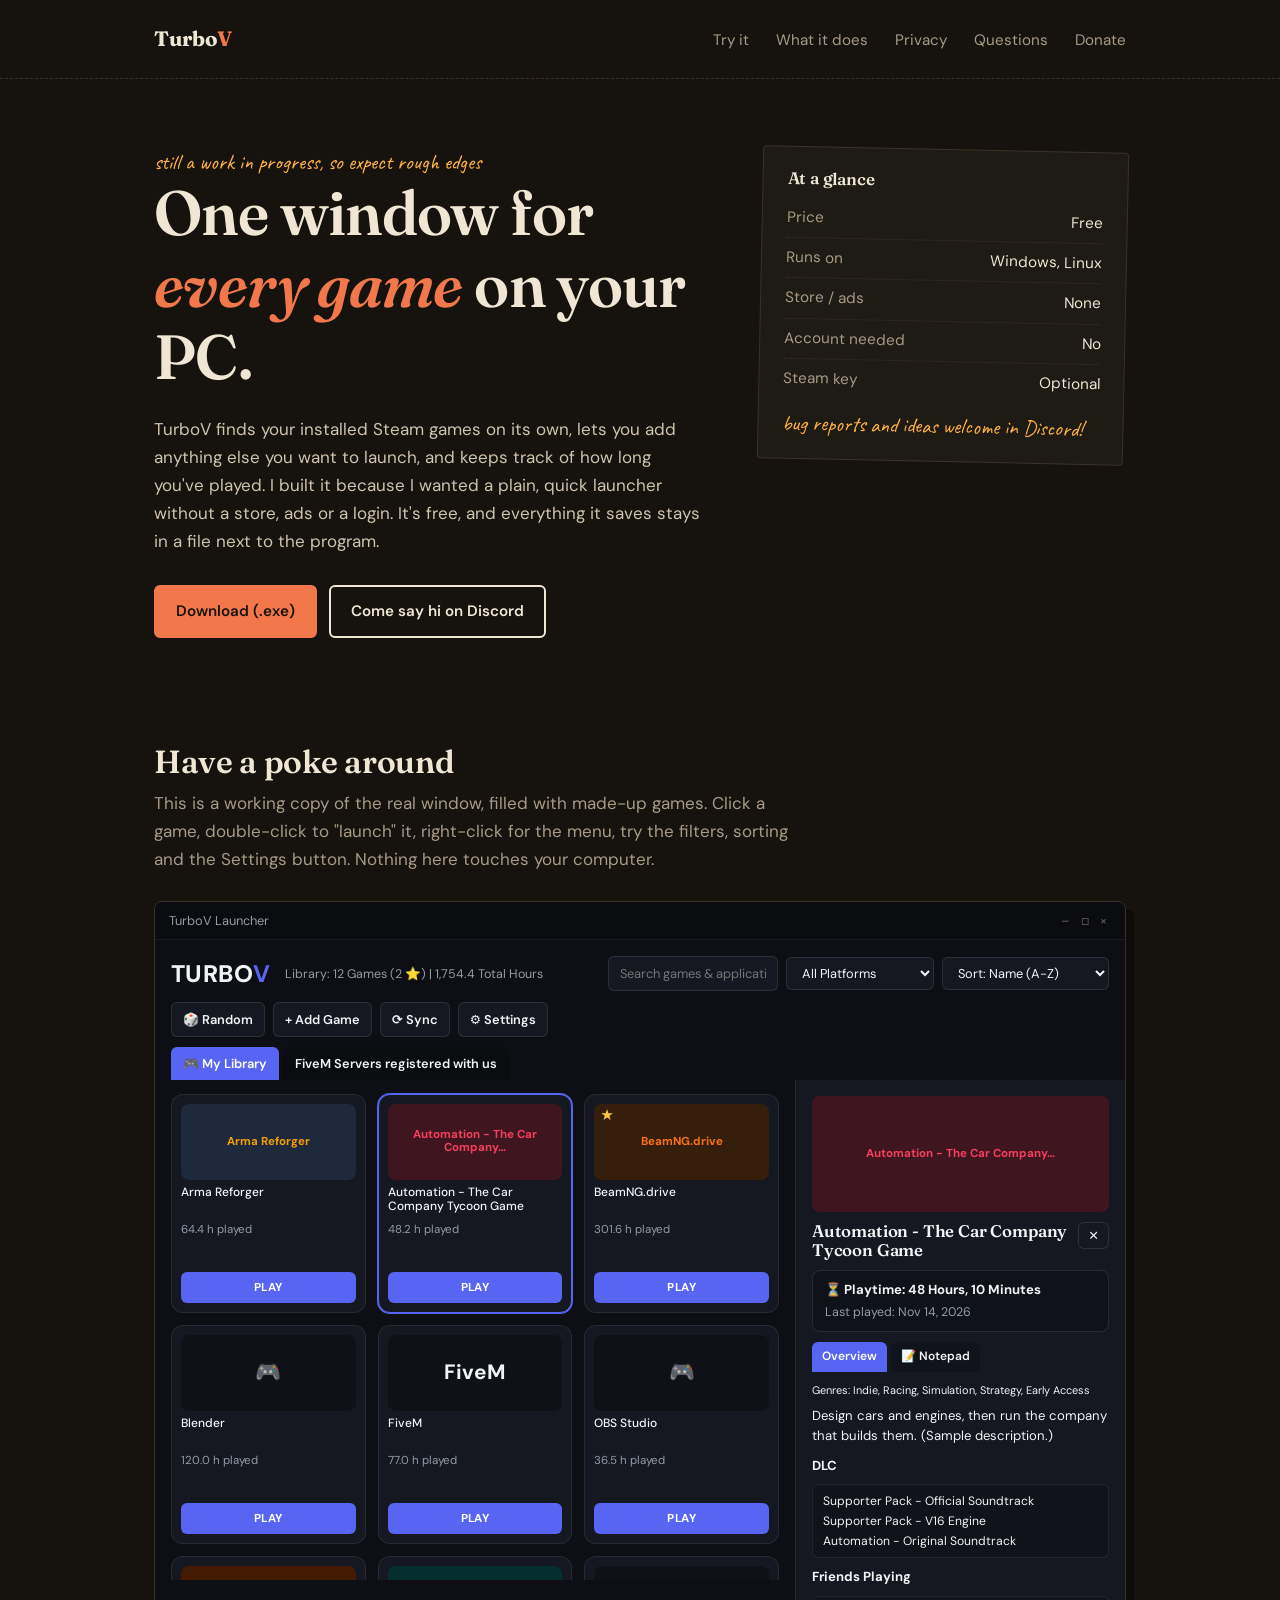
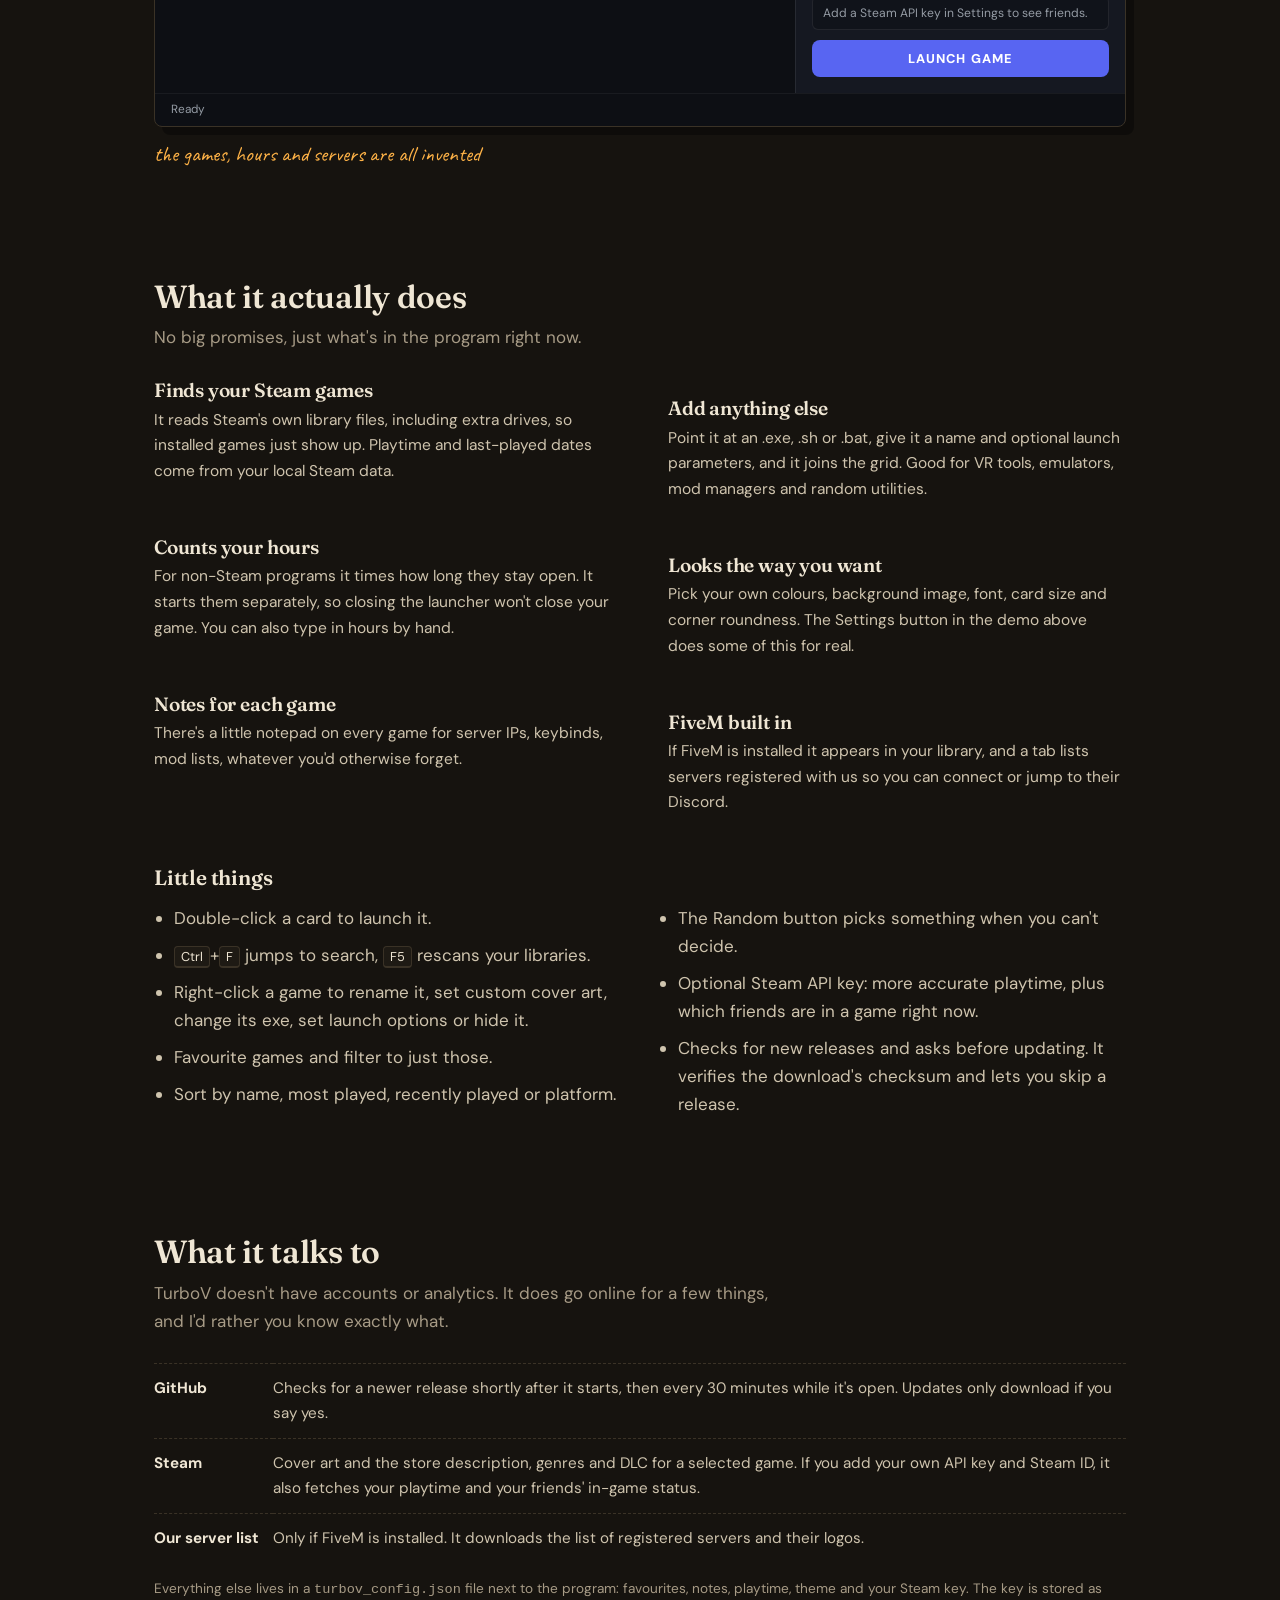
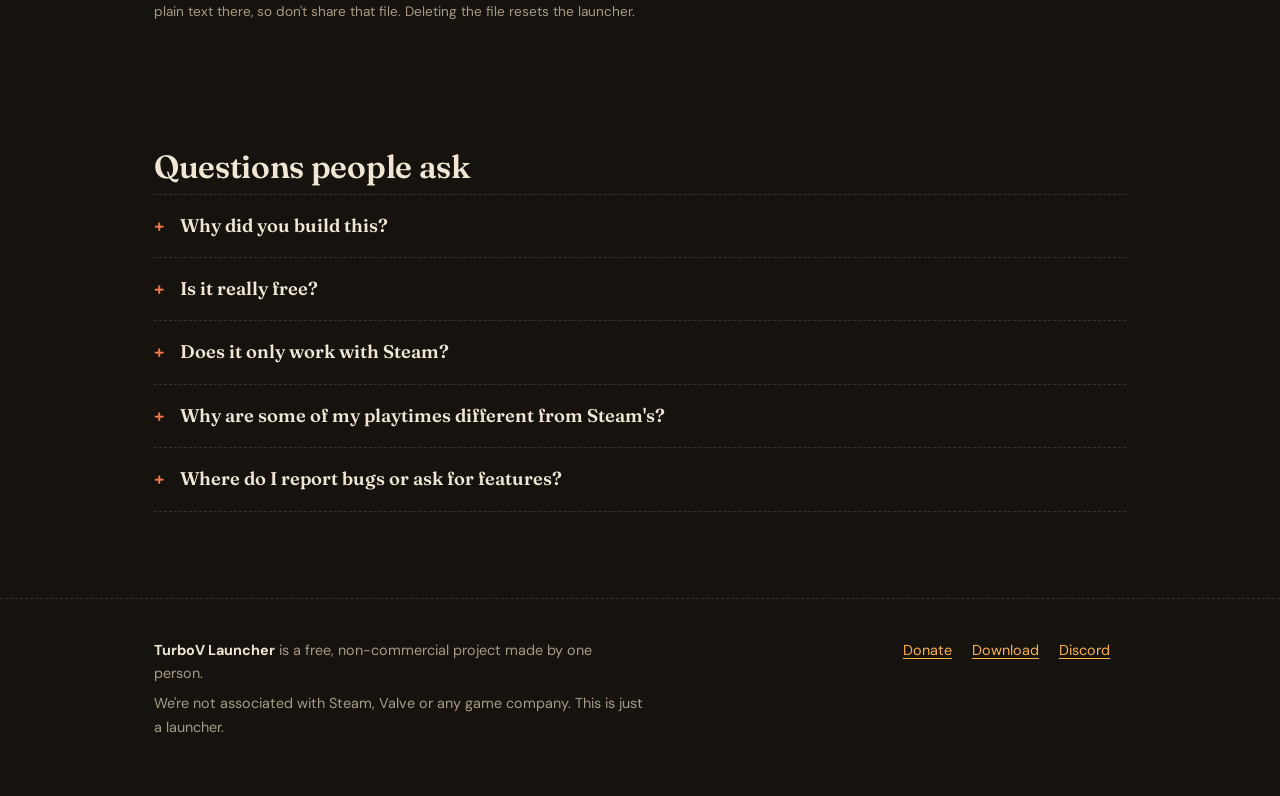
<file: index.html>
<!DOCTYPE html>
<html lang="en">
<head>
<meta charset="UTF-8">
<meta name="viewport" content="width=device-width, initial-scale=1.0">
<title>TurboV Launcher</title>
<meta name="description" content="A free game launcher that finds your Steam games, lets you add anything else, and tracks your playtime. No store, no ads, no account.">
<link rel="preconnect" href="https://fonts.googleapis.com">
<link rel="preconnect" href="https://fonts.gstatic.com" crossorigin>
<link href="https://fonts.googleapis.com/css2?family=Caveat:wght@500&family=DM+Sans:wght@400;500;700;800&family=Fraunces:ital,wght@0,600;0,700;1,600&display=swap" rel="stylesheet">
<link rel="stylesheet" href="style.css">
</head>
<body>

<header class="top">
  <div class="wrap">
    <a class="logo" href="#">Turbo<b>V</b></a>
    <nav>
      <a href="#try">Try it</a>
      <a href="#what">What it does</a>
      <a href="#talks">Privacy</a>
      <a href="#faq">Questions</a>
      <a href="dono.html">Donate</a>
    </nav>
  </div>
</header>

<div class="wrap">
  <div class="hero">
    <div>
      <span class="note">still a work in progress, so expect rough edges</span>
      <h1>One window for <em>every game</em> on your PC.</h1>
      <p>TurboV finds your installed Steam games on its own, lets you add anything else you want to launch, and keeps track of how long you've played. I built it because I wanted a plain, quick launcher without a store, ads or a login. It's free, and everything it saves stays in a file next to the program.</p>
      <div class="btns">
        <a class="btn main" href="https://github.com/TurboV-hosting/launcherdownloader/releases/download/Auto-Updates/TurboV-launcher.exe">Download (.exe)</a>
        <a class="btn" href="https://discord.gg/Tva9yh7z5a" target="_blank" rel="noopener noreferrer">Come say hi on Discord</a>
      </div>
    </div>
    <aside class="aside">
      <h3>At a glance</h3>
      <ul>
        <li><span>Price</span><span>Free</span></li>
        <li><span>Runs on</span><span>Windows, Linux</span></li>
        <li><span>Store / ads</span><span>None</span></li>
        <li><span>Account needed</span><span>No</span></li>
        <li><span>Steam key</span><span>Optional</span></li>
      </ul>
      <span class="note">bug reports and ideas welcome in Discord!</span>
    </aside>
  </div>
</div>

<section id="try">
  <div class="wrap">
    <h2>Have a poke around</h2>
    <p class="sub">This is a working copy of the real window, filled with made-up games. Click a game, double-click to "launch" it, right-click for the menu, try the filters, sorting and the Settings button. Nothing here touches your computer.</p>

    <div class="win" id="win">
      <div class="bar"><span>TurboV Launcher</span><i>– ▫ ×</i></div>

      <div class="lhead">
        <div class="brand">TURBO<b>V</b></div>
        <div class="stats" id="stats"></div>
        <div class="sp"></div>
        <input id="q" type="text" placeholder="Search games & applications..." style="width:170px">
        <select id="flt">
          <option>All Platforms</option>
          <option>⭐ Favorites Only</option>
          <option>Steam Games</option>
          <option>Custom / FiveM</option>
          <option>🙈 Hidden</option>
        </select>
        <select id="srt">
          <option>Sort: Name (A-Z)</option>
          <option>Sort: Most Played</option>
          <option>Sort: Recently Played</option>
          <option>Sort: Platform</option>
        </select>
        <button id="b-rand" title="Pick a random game from the current list">🎲 Random</button>
        <button id="b-add">+ Add Game</button>
        <button id="b-sync">⟳ Sync</button>
        <button id="b-set">⚙ Settings</button>
      </div>

      <div class="ltabs">
        <button class="on" id="t-lib">🎮 My Library</button>
        <button id="t-fm">FiveM Servers registered with us</button>
      </div>

      <div id="pane-lib" class="app">
        <div class="grid" id="grid"></div>
        <div class="side" id="side" style="display:none">
          <div class="cover" id="d-cover"></div>
          <div class="tt"><h3 id="d-title"></h3><button class="x" id="d-close" title="Close details">✕</button></div>
          <div class="pt"><b id="d-play"></b><span id="d-last"></span></div>
          <div class="dtabs"><button class="on" id="dt-o">Overview</button><button id="dt-n">📝 Notepad</button></div>
          <div id="d-over" style="display:flex;flex-direction:column;gap:8px">
            <small id="d-tags"></small>
            <p id="d-desc"></p>
            <b>DLC</b><div class="box" id="d-dlc"></div>
            <b>Friends Playing</b><div class="box m" id="d-fr"></div>
          </div>
          <div id="d-notes" style="display:none">
            <div style="color:var(--l-muted);font-size:.78rem;margin-bottom:6px">Personal Game Notes &amp; Quick Notepad:</div>
            <textarea id="d-ta" placeholder="Store server IPs, cheat codes, mod notes, keybinds..."></textarea>
          </div>
          <button class="go" id="d-go">LAUNCH GAME</button>
        </div>
      </div>

      <div id="pane-fm" style="display:none">
        <div class="fivem-top">
          <input id="fq" type="text" placeholder="Search registered servers...">
          <button id="fr">⟳ Refresh Servers</button>
          <span id="fs"></span>
        </div>
        <div class="grid" id="fgrid"></div>
      </div>

      <div class="status" id="status">Ready</div>
    </div>
    <div class="note" style="margin-top:14px">the games, hours and servers are all invented</div>
  </div>
</section>

<section id="what">
  <div class="wrap">
    <h2>What it actually does</h2>
    <p class="sub">No big promises, just what's in the program right now.</p>
    <div class="cols">
      <div>
        <h3>Finds your Steam games</h3>
        <p>It reads Steam's own library files, including extra drives, so installed games just show up. Playtime and last-played dates come from your local Steam data.</p>
      </div>
      <div>
        <h3>Add anything else</h3>
        <p>Point it at an .exe, .sh or .bat, give it a name and optional launch parameters, and it joins the grid. Good for VR tools, emulators, mod managers and random utilities.</p>
      </div>
      <div>
        <h3>Counts your hours</h3>
        <p>For non-Steam programs it times how long they stay open. It starts them separately, so closing the launcher won't close your game. You can also type in hours by hand.</p>
      </div>
      <div>
        <h3>Looks the way you want</h3>
        <p>Pick your own colours, background image, font, card size and corner roundness. The Settings button in the demo above does some of this for real.</p>
      </div>
      <div>
        <h3>Notes for each game</h3>
        <p>There's a little notepad on every game for server IPs, keybinds, mod lists, whatever you'd otherwise forget.</p>
      </div>
      <div>
        <h3>FiveM built in</h3>
        <p>If FiveM is installed it appears in your library, and a tab lists servers registered with us so you can connect or jump to their Discord.</p>
      </div>
    </div>

    <h3 style="font-size:1.3rem;margin:50px 0 14px">Little things</h3>
    <ul class="tips">
      <li>Double-click a card to launch it.</li>
      <li><kbd>Ctrl</kbd>+<kbd>F</kbd> jumps to search, <kbd>F5</kbd> rescans your libraries.</li>
      <li>Right-click a game to rename it, set custom cover art, change its exe, set launch options or hide it.</li>
      <li>Favourite games and filter to just those.</li>
      <li>Sort by name, most played, recently played or platform.</li>
      <li>The Random button picks something when you can't decide.</li>
      <li>Optional Steam API key: more accurate playtime, plus which friends are in a game right now.</li>
      <li>Checks for new releases and asks before updating. It verifies the download's checksum and lets you skip a release.</li>
    </ul>
  </div>
</section>

<section id="talks">
  <div class="wrap">
    <h2>What it talks to</h2>
    <p class="sub">TurboV doesn't have accounts or analytics. It does go online for a few things, and I'd rather you know exactly what.</p>
    <table class="talks">
      <tr><td>GitHub</td><td>Checks for a newer release shortly after it starts, then every 30 minutes while it's open. Updates only download if you say yes.</td></tr>
      <tr><td>Steam</td><td>Cover art and the store description, genres and DLC for a selected game. If you add your own API key and Steam ID, it also fetches your playtime and your friends' in-game status.</td></tr>
      <tr><td>Our server list</td><td>Only if FiveM is installed. It downloads the list of registered servers and their logos.</td></tr>
    </table>
    <p class="hint">Everything else lives in a <code>turbov_config.json</code> file next to the program: favourites, notes, playtime, theme and your Steam key. The key is stored as plain text there, so don't share that file. Deleting the file resets the launcher.</p>
  </div>
</section>

<section id="faq">
  <div class="wrap">
    <h2>Questions people ask</h2>
    <details>
      <summary>Why did you build this?</summary>
      <p>I got tired of heavy game clients that take ages to load just so I can start something. I wanted one fast, dark window with all my games in it, and room to add the odd non-game program too.</p>
    </details>
    <details>
      <summary>Is it really free?</summary>
      <p>Yes. There's no store, no ads and no locked features. If you want to chip in anyway, there's a <a href="dono.html">donate page</a>, but it's never required.</p>
    </details>
    <details>
      <summary>Does it only work with Steam?</summary>
      <p>No. Steam games are detected automatically, but you can add any program yourself, and FiveM is picked up if you have it. Other stores' games can go in as custom entries by pointing to their exe.</p>
    </details>
    <details>
      <summary>Why are some of my playtimes different from Steam's?</summary>
      <p>Steam games use Steam's own numbers, or the larger of Steam's and anything you've typed in. Custom programs use time the launcher measured itself while they were open.</p>
    </details>
    <details>
      <summary>Where do I report bugs or ask for features?</summary>
      <p>The Discord server. It's still being worked on, and that's where I'm easiest to reach.</p>
    </details>
  </div>
</section>

<footer>
  <div class="wrap">
    <div>
      <p><strong style="color:var(--ink)">TurboV Launcher</strong> is a free, non-commercial project made by one person.</p>
      <p>We're not associated with Steam, Valve or any game company. This is just a launcher.</p>
    </div>
    <div>
      <a href="dono.html">Donate</a>
      <a href="https://github.com/TurboV-hosting/launcherdownloader/releases/download/Auto-Updates/TurboV-launcher.exe">Download</a>
      <a href="https://discord.gg/Tva9yh7z5a" target="_blank" rel="noopener noreferrer">Discord</a>
    </div>
  </div>
</footer>

<div class="ctx" id="ctx"></div>

<div id="modal" onclick="if(event.target===this)closeModal()">
  <div>
    <h3 id="m-title"></h3>
    <p id="m-msg"></p>
    <div id="m-extra"></div>
    <button class="btn main" onclick="closeModal()" style="cursor:pointer;font:inherit;font-weight:700">Got it</button>
  </div>
</div>

<script>
(function(){
const H=3600;
// Made-up sample library. type: steam | custom | fivem. play = seconds, last = days ago (null = never)
const games=[
 {k:'sea',name:'Sea of Thieves',type:'steam',play:212*H+840,last:3,bg:'#042f2e',fg:'#34d399',genres:'Action, Adventure, Multiplayer',desc:'Sail a shared open world with friends. (Sample description.)',dlc:[]},
 {k:'arma',name:'Arma Reforger',type:'steam',play:64*H+1500,last:12,bg:'#1e293b',fg:'#f59e0b',genres:'Action, Simulation',desc:'A tactical military sandbox. (Sample description.)',dlc:[]},
 {k:'beam',name:'BeamNG.drive',type:'steam',play:301*H+2220,last:1,bg:'#361e0c',fg:'#f97316',genres:'Racing, Simulation',desc:'Soft-body vehicle physics with plenty of room to crash things. (Sample description.)',dlc:[]},
 {k:'auto',name:'Automation - The Car Company Tycoon Game',type:'steam',play:48*H+600,last:20,bg:'#3f1620',fg:'#f43f5e',genres:'Indie, Racing, Simulation, Strategy, Early Access',desc:'Design cars and engines, then run the company that builds them. (Sample description.)',dlc:['Supporter Pack - Official Soundtrack','Supporter Pack - V16 Engine','Automation - Original Soundtrack']},
 {k:'vrc',name:'VRChat',type:'steam',play:880*H+300,last:0,bg:'#0c4a6e',fg:'#38bdf8',genres:'Free To Play, Massively Multiplayer',desc:'Hang out in user-made worlds. (Sample description.)',dlc:[]},
 {k:'wall',name:'Wallpaper Engine',type:'steam',play:12*H,last:40,bg:'#075985',fg:'#e0f2fe',genres:'Utilities, Animation & Modeling',desc:'Animated wallpapers for your desktop. (Sample description.)',dlc:[]},
 {k:'rust',name:'Rustangelo',type:'steam',play:0,last:null,bg:'#451a03',fg:'#eab308',genres:'Utilities',desc:'A sign painting helper. (Sample description.)',dlc:[]},
 {k:'vail',name:'VAIL',type:'steam',play:5*H+900,last:90,bg:'#064e3b',fg:'#10b981',genres:'Action, VR, Tactical',desc:'A tactical VR shooter. (Sample description.)',dlc:[]},
 {k:'obs',name:'OBS Studio',type:'custom',play:36*H+1800,last:2,path:'C:\\Program Files\\obs-studio\\bin\\64bit\\obs64.exe'},
 {k:'blend',name:'Blender',type:'custom',play:120*H,last:6,path:'C:\\Program Files\\Blender Foundation\\Blender\\blender.exe'},
 {k:'vrcft',name:'VRCFaceTracking',type:'custom',play:9*H+240,last:15,path:'D:\\Tools\\VRCFaceTracking\\VRCFaceTracking.exe'},
 {k:'upl',name:'Upload Labs',type:'custom',play:0,last:null,path:'D:\\Games\\UploadLabs\\UploadLabs.exe'},
 {k:'fivem',name:'FiveM',type:'fivem',play:77*H+120,last:5,path:'fivem://'}
];
const servers=[
 {n:'Example Roleplay City',c:'#3b2410',f:'#f97316'},
 {n:'Sample Racing Server',c:'#1f2937',f:'#d1d5db'},
 {n:'Demo Freeroam',c:'#064e3b',f:'#10b981'}
];
const S={fav:new Set(['beam','vrc']),hid:new Set(['wall']),names:{},notes:{},sel:null,cur:null,list:[]};
const $=id=>document.getElementById(id);
const esc=s=>String(s).replace(/[&<>"]/g,c=>({'&':'&amp;','<':'&lt;','>':'&gt;','"':'&quot;'}[c]));
const dn=g=>S.names[g.k]||g.name;
function fmtH(s){const h=Math.floor(s/H),m=Math.floor((s%H)/60);if(s<=0)return'0 Hours';if(h===0)return m+' Minutes';return h.toLocaleString()+' Hours, '+m+' Minutes'}
function fmtLast(d){if(d===null)return'Never';const t=new Date(Date.now()-d*864e5);return t.toLocaleDateString('en-US',{month:'short',day:'2-digit',year:'numeric'})}
function status(t){$('status').textContent=t;clearTimeout(status.t);status.t=setTimeout(()=>$('status').textContent='Ready',4000)}

function modal(title,msg,extra){$('m-title').textContent=title;$('m-msg').textContent=msg;$('m-extra').innerHTML=extra||'';$('modal').classList.add('on')}
window.closeModal=()=>$('modal').classList.remove('on');
document.addEventListener('keydown',e=>{if(e.key==='Escape'){closeModal();hideCtx()}});

function coverHTML(g,extra){
  if(g.type==='steam')return `<div class="cover" style="background:${g.bg};color:${g.fg}">${extra||''}${esc(g.name.length>30?g.name.slice(0,28)+'…':g.name)}</div>`;
  return `<div class="cover plain">${extra||''}${g.type==='custom'?'🎮':'FiveM'}</div>`;
}

function stats(){
  const v=games.filter(g=>!S.hid.has(g.k));
  const f=v.filter(g=>S.fav.has(g.k)).length;
  const h=v.reduce((a,g)=>a+g.play,0)/H;
  $('stats').textContent=`Library: ${v.length} Games (${f} ⭐) | ${h.toLocaleString(undefined,{minimumFractionDigits:1,maximumFractionDigits:1})} Total Hours`;
}

function filtered(){
  const q=$('q').value.trim().toLowerCase(), m=$('flt').selectedIndex, s=$('srt').selectedIndex;
  let l=games.filter(g=>{
    if(q&&!dn(g).toLowerCase().includes(q))return false;
    const hid=S.hid.has(g.k);
    if(m===4){if(!hid)return false}else if(hid)return false;
    if(m===1&&!S.fav.has(g.k))return false;
    if(m===2&&g.type!=='steam')return false;
    if(m===3&&g.type==='steam')return false;
    return true;
  });
  if(s===0)l.sort((a,b)=>dn(a).toLowerCase().localeCompare(dn(b).toLowerCase()));
  if(s===1)l.sort((a,b)=>b.play-a.play);
  if(s===2)l.sort((a,b)=>(a.last===null?1e9:a.last)-(b.last===null?1e9:b.last));
  if(s===3)l.sort((a,b)=>a.type.localeCompare(b.type)||dn(a).toLowerCase().localeCompare(dn(b).toLowerCase()));
  return l;
}

function render(){
  S.list=filtered(); stats();
  const box=$('grid');
  if(!S.list.length){box.innerHTML='<div class="empty">No games found.\nTry changing the filter, or use \'+ Add Game\' / \'⟳ Sync\'.</div>';return}
  box.innerHTML='';
  S.list.forEach(g=>{
    const el=document.createElement('div');
    el.className='card'+(S.sel===g.k?' sel':'');
    el.style.cursor='pointer';
    el.innerHTML=coverHTML(g,S.fav.has(g.k)?'<span class="star">★</span>':'')+
      `<h4>${esc(dn(g))}</h4><div class="sub">${g.play?(g.play/H).toLocaleString(undefined,{minimumFractionDigits:1,maximumFractionDigits:1})+' h played':'Not played yet'}</div><button class="play">PLAY</button>`;
    el.onclick=()=>show(g);
    el.ondblclick=()=>launch(g);
    el.oncontextmenu=e=>{e.preventDefault();ctx(e.clientX,e.clientY,g)};
    el.querySelector('button').onclick=e=>{e.stopPropagation();launch(g)};
    box.appendChild(el);
  });
}

function show(g){
  S.sel=g.k;S.cur=g;
  $('side').style.display='flex';
  $('d-cover').outerHTML=coverHTML(g).replace('class="cover','id="d-cover" class="cover');
  $('d-title').textContent=dn(g);
  $('d-play').textContent='⏳ Playtime: '+fmtH(g.play);
  $('d-last').textContent='Last played: '+fmtLast(g.last);
  if(g.type==='steam'){
    $('d-tags').textContent='Genres: '+g.genres;
    $('d-desc').textContent=g.desc;
    $('d-dlc').textContent=g.dlc.length?g.dlc.join('\n'):'No DLCs or expansions detected.';
    $('d-dlc').style.whiteSpace='pre-line';
    $('d-fr').textContent='Add a Steam API key in Settings to see friends.';
  }else{
    $('d-tags').textContent=g.type==='custom'?'Type: Custom Executable':'Type: FiveM Multiplayer';
    $('d-desc').textContent='Local custom application.\nPath:\n'+g.path;
    $('d-dlc').textContent='N/A for custom applications.';
    $('d-fr').textContent='N/A for custom applications.';
  }
  $('d-ta').value=S.notes[g.k]||'';
  render();
}
$('d-ta').oninput=()=>{if(S.cur)S.notes[S.cur.k]=$('d-ta').value};
$('d-close').onclick=()=>{$('side').style.display='none';S.sel=null;render()};
$('d-go').onclick=()=>S.cur&&launch(S.cur);
$('dt-o').onclick=()=>{$('d-over').style.display='flex';$('d-notes').style.display='none';$('dt-o').className='on';$('dt-n').className=''};
$('dt-n').onclick=()=>{$('d-over').style.display='none';$('d-notes').style.display='block';$('dt-n').className='on';$('dt-o').className=''};

function launch(g){
  g.last=0; if(S.cur===g)$('d-last').textContent='Last played: '+fmtLast(0);
  status('Launching '+dn(g)+'...');
  modal('Pretend launch','If this were the real launcher, "'+dn(g)+'" would be starting up right now.');
  render();
}

// context menu (same items as the real one)
const ctxEl=$('ctx');
function hideCtx(){ctxEl.style.display='none'}
document.addEventListener('click',hideCtx);
window.addEventListener('scroll',hideCtx,{passive:true});
function ctx(x,y,g){
  const info=(t,m)=>()=>modal(t,m);
  const items=[
    [S.fav.has(g.k)?'⭐ Remove Favorite':'⭐ Mark as Favorite',()=>{S.fav.has(g.k)?S.fav.delete(g.k):S.fav.add(g.k);render()}],
    ['✏ Rename Title',()=>{const n=prompt('Custom Title:',dn(g));if(n&&n.trim()){S.names[g.k]=n.trim();if(S.cur===g)$('d-title').textContent=n.trim();render()}}],
    ['📂 Change Game Executable Path',info('Change path','The real launcher opens a file picker here so you can point a game at a different .exe, .sh or .bat.')],
    ['⏱ Edit Playtime',()=>{const h=prompt('Set total hours played for '+dn(g)+':',Math.floor(g.play/H));if(h!==null&&!isNaN(+h)&&+h>=0){g.play=Math.floor(+h)*H;if(S.cur===g)$('d-play').textContent='⏳ Playtime: '+fmtH(g.play);render()}}],
    ['🖼 Set Custom Artwork',info('Custom artwork','The real launcher lets you pick any image to use as the cover.')],
    ['⚙ Set Launch Options',info('Launch options','The real launcher asks for parameters here, like -novid -fullscreen.')],
    ['📁 Browse Local Files',info('Browse files','The real launcher opens the game\'s install folder.')]
  ];
  if(g.type==='steam')items.push(['🌐 Steam Store Page',info('Steam store page','The real launcher opens the game\'s page on the Steam store.')]);
  items.push('-');
  items.push([S.hid.has(g.k)?'👁 Unhide Game':'🙈 Hide from Library',()=>{S.hid.has(g.k)?S.hid.delete(g.k):S.hid.add(g.k);render()}]);
  if(g.type==='custom')items.push(['🗑 Remove Custom Entry',()=>{if(confirm('Remove \''+dn(g)+'\' from your library?')){games.splice(games.indexOf(g),1);if(S.cur===g){S.cur=null;S.sel=null;$('side').style.display='none'}render()}}]);
  ctxEl.innerHTML='';
  items.forEach(it=>{
    if(it==='-'){ctxEl.appendChild(document.createElement('hr'));return}
    const d=document.createElement('div');d.textContent=it[0];d.onclick=ev=>{ev.stopPropagation();hideCtx();it[1]()};ctxEl.appendChild(d);
  });
  ctxEl.style.display='block';
  const r=ctxEl.getBoundingClientRect();
  ctxEl.style.left=Math.min(x,innerWidth-r.width-8)+'px';
  ctxEl.style.top=Math.min(y,innerHeight-r.height-8)+'px';
}

// top bar
$('q').oninput=render;$('flt').onchange=render;$('srt').onchange=render;
$('b-rand').onclick=()=>{if(S.list.length)show(S.list[Math.floor(Math.random()*S.list.length)])};
$('b-sync').onclick=()=>{render();status('Synced '+games.length+' games')};
$('b-add').onclick=()=>modal('Add Local Application','In the real launcher you enter a name, browse to an .exe, .sh or .bat, and optionally add launch parameters like -novid -fullscreen. It then joins your library.');

// tabs
$('t-lib').onclick=()=>{$('pane-lib').style.display='grid';$('pane-fm').style.display='none';$('t-lib').className='on';$('t-fm').className=''};
$('t-fm').onclick=()=>{$('pane-lib').style.display='none';$('pane-fm').style.display='block';$('t-fm').className='on';$('t-lib').className='';renderF()};
function renderF(){
  const q=$('fq').value.trim().toLowerCase();
  const l=servers.filter(s=>s.n.toLowerCase().includes(q));
  $('fs').textContent=servers.length+' servers';
  const box=$('fgrid');
  if(!l.length){box.innerHTML='<div class="empty">No registered FiveM servers found.</div>';return}
  box.innerHTML='';
  l.forEach(s=>{
    const el=document.createElement('div');el.className='card fcard';
    el.innerHTML=`<div class="cover" style="background:${s.c};color:${s.f}">${esc(s.n)}</div><h4>${esc(s.n)}</h4><button class="play">CONNECT SERVER</button><button class="alt">Join Discord</button>`;
    const b=el.querySelectorAll('button');
    b[0].onclick=()=>modal('Connect','The real launcher opens fivem://connect/... so FiveM joins this server.');
    b[1].onclick=()=>modal('Discord','The real launcher opens the server\'s Discord invite in your browser.');
    box.appendChild(el);
  });
}
$('fq').oninput=renderF;$('fr').onclick=()=>{renderF();$('fs').textContent='Loading...';setTimeout(renderF,500)};
$('t-fm').title='This tab only appears in the real launcher when FiveM is installed';

// settings: live accent + corner radius, like the real Appearance tab
const win=$('win');
const accents=['#5865F2','#f2784b','#3ba55d','#eb459e','#e5a823'];
$('b-set').onclick=()=>{
  const cur=getComputedStyle(win).getPropertyValue('--l-accent').trim().toLowerCase();
  const r=parseInt(getComputedStyle(win).getPropertyValue('--l-r'));
  modal('Preferences & Customization','This is a small slice of the real Appearance tab. The real one also has background colour, wallpaper, fonts, card size, your Steam API key and update controls.',
   `<div class="setrow"><label>Accent colour</label><span id="sws">${accents.map(c=>`<button class="sw${c.toLowerCase()===cur?' on':''}" data-c="${c}" style="background:${c}"></button>`).join(' ')}</span></div>
    <div class="setrow"><label>Corner radius</label><input type="range" id="rad" min="0" max="30" value="${r}"> <span id="radv">${r}px</span></div>`);
  document.querySelectorAll('#sws .sw').forEach(b=>b.onclick=()=>{
    win.style.setProperty('--l-accent',b.dataset.c);ctxEl.style.setProperty('--acc',b.dataset.c);
    document.querySelectorAll('#sws .sw').forEach(x=>x.classList.toggle('on',x===b));
  });
  $('rad').oninput=e=>{win.style.setProperty('--l-r',e.target.value+'px');$('radv').textContent=e.target.value+'px'};
};

render();
show(games.find(g=>g.k==='auto'));
})();
</script>
</body>
</html>
</file>
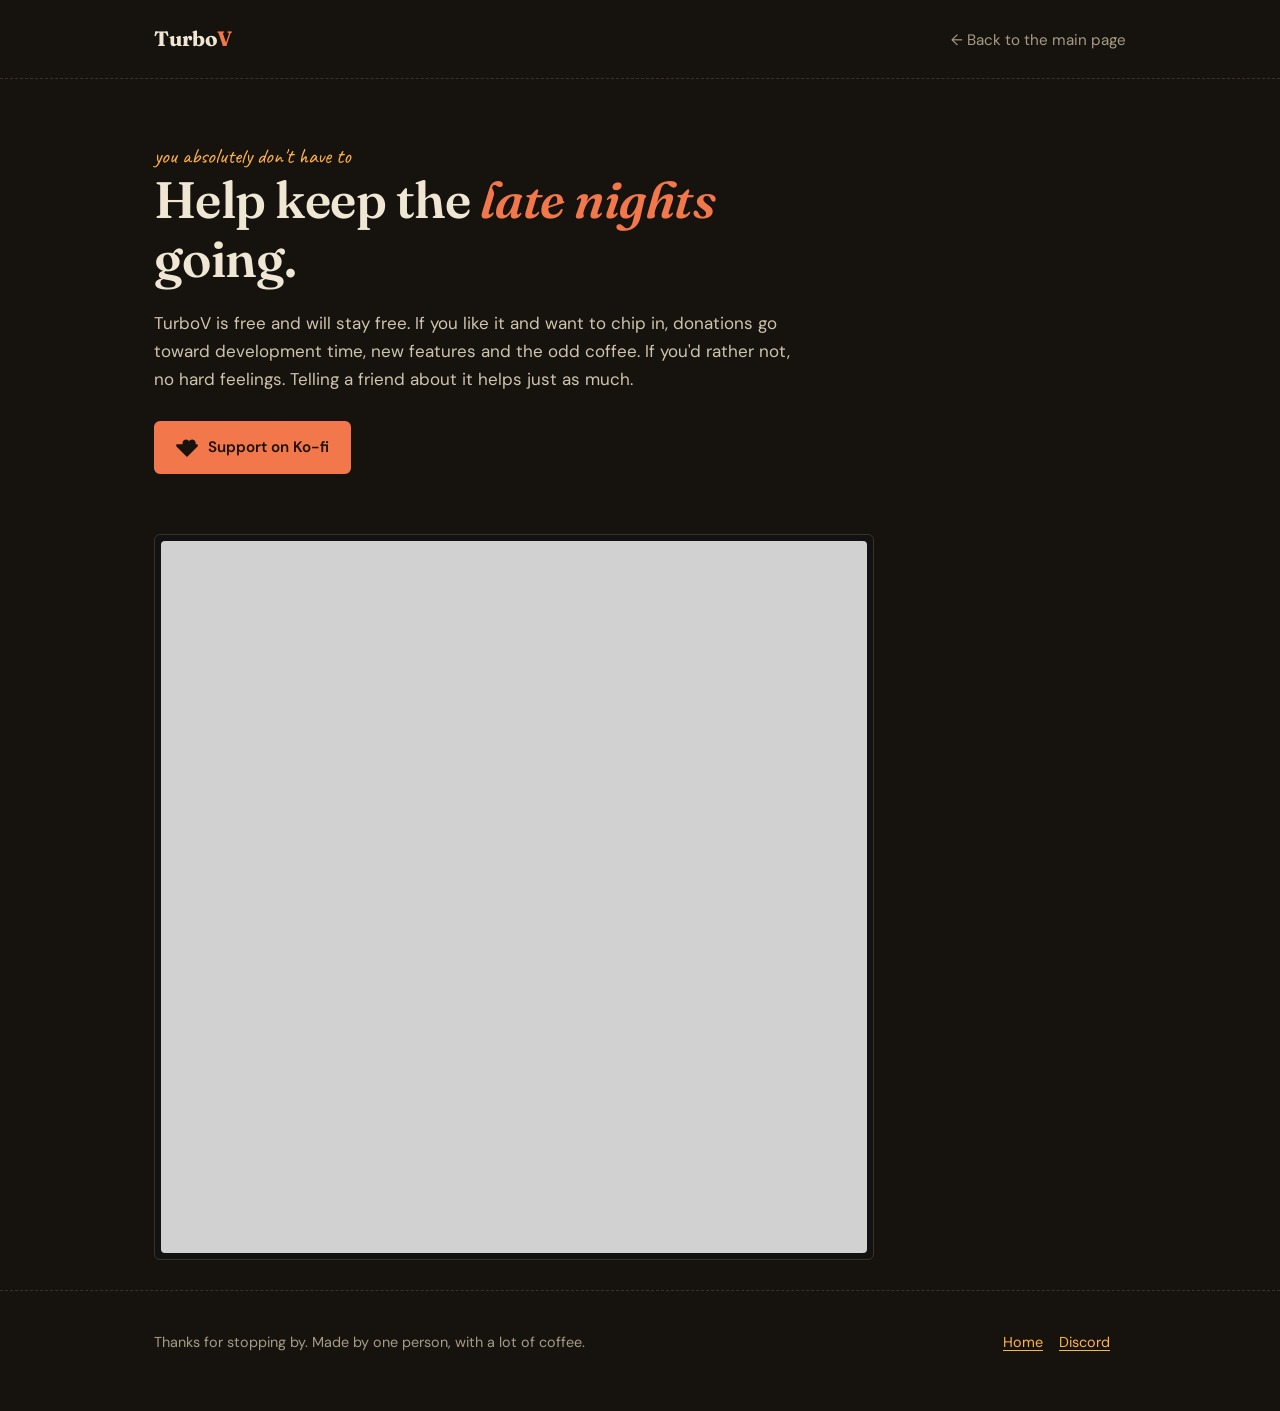
<file: dono.html>
<!DOCTYPE html>
<html lang="en">
<head>
<meta charset="UTF-8">
<meta name="viewport" content="width=device-width, initial-scale=1.0">
<title>Support TurboV</title>
<link rel="preconnect" href="https://fonts.googleapis.com">
<link rel="preconnect" href="https://fonts.gstatic.com" crossorigin>
<link href="https://fonts.googleapis.com/css2?family=Caveat:wght@500&family=DM+Sans:wght@400;500;700;800&family=Fraunces:ital,wght@0,600;0,700;1,600&display=swap" rel="stylesheet">
<link rel="stylesheet" href="style.css">
<style>
  .donate{padding:64px 0 30px;max-width:640px}
  .donate h1{font-size:clamp(2.2rem,5vw,3.2rem)}
  .donate h1 em{color:var(--accent)}
  .donate p{color:#cfc4ae;margin:20px 0 0}
  .kofi{display:inline-flex;align-items:center;gap:10px;margin-top:28px}
  .kofi svg{width:22px;height:22px;fill:currentColor}
  .frame{margin:30px 0 20px;border:1px solid var(--line);border-radius:6px;padding:6px;background:#121212;max-width:720px}
  .frame iframe{border:0;width:100%;display:block;border-radius:4px;filter:invert(.9) hue-rotate(180deg) contrast(1.05) brightness(.95);background:#121212}
</style>
</head>
<body>
<header class="top">
  <div class="wrap">
    <a class="logo" href="index.html">Turbo<b>V</b></a>
    <nav><a href="index.html">&larr; Back to the main page</a></nav>
  </div>
</header>

<div class="wrap">
  <div class="donate">
    <span class="note">you absolutely don't have to</span>
    <h1>Help keep the <em>late nights</em> going.</h1>
    <p>TurboV is free and will stay free. If you like it and want to chip in, donations go toward development time, new features and the odd coffee. If you'd rather not, no hard feelings. Telling a friend about it helps just as much.</p>
    <a class="btn main kofi" href="https://ko-fi.com/turbov" target="_blank" rel="noopener noreferrer">
      <svg viewBox="0 0 24 24" aria-hidden="true"><path d="M23.881 8.948c-.073-.552-.541-.976-1.099-.976H21.37c.189-.838.216-1.723-.087-2.618-.532-1.571-2.028-2.615-3.69-2.587-1.428.024-2.673.818-3.327 1.986-.654-1.168-1.899-1.962-3.327-1.986-1.662-.028-3.158 1.016-3.69 2.587-.303.895-.276 1.78.087 2.618H1.218c-.558 0-1.026.424-1.099.976-.088.665.176 1.332.684 1.722L12 21.846l11.197-11.176c.508-.39.772-1.057.684-1.722z"/></svg>
      Support on Ko-fi
    </a>
  </div>

  <div class="frame">
    <iframe id="kofiframe" src="https://ko-fi.com/turbov/?hidefeed=true&widget=true&embed=true&preview=true" height="712" title="Support TurboV on Ko-fi"></iframe>
  </div>
</div>

<footer>
  <div class="wrap">
    <div><p>Thanks for stopping by. Made by one person, with a lot of coffee.</p></div>
    <div><a href="index.html">Home</a><a href="https://discord.gg/Tva9yh7z5a" target="_blank" rel="noopener noreferrer">Discord</a></div>
  </div>
</footer>
</body>
</html>
</file>
<file: style.css>
:root{
  --bg:#16130f; --bg2:#1e1a14; --line:#3a3226; --ink:#efe6d4; --dim:#a79b86; --faint:#6f6554;
  --accent:#f2784b; --accent2:#ffb347; --green:#9bc47a;
}
*{box-sizing:border-box}
html{scroll-behavior:smooth}
body{margin:0;background:var(--bg);color:var(--ink);font:17px/1.65 'DM Sans',system-ui,sans-serif;-webkit-font-smoothing:antialiased}
a{color:var(--accent2);text-underline-offset:3px}
a:hover{color:var(--accent)}
::selection{background:var(--accent);color:#16130f}
.wrap{max-width:1020px;margin:0 auto;padding:0 24px}
h1,h2,h3{font-family:'Fraunces',Georgia,serif;font-weight:600;line-height:1.15;margin:0;letter-spacing:-.01em}
.note{font-family:'Caveat',cursive;color:var(--accent2);font-size:1.35rem;line-height:1.2}

header.top{padding:22px 0;border-bottom:1px dashed var(--line)}
header.top .wrap{display:flex;align-items:center;justify-content:space-between;gap:16px;flex-wrap:wrap}
.logo{font-family:'Fraunces',serif;font-weight:700;font-size:1.3rem;color:var(--ink);text-decoration:none}
.logo b{color:var(--accent)}
nav a{color:var(--dim);text-decoration:none;margin-left:22px;font-size:.95rem}
nav a:hover{color:var(--ink);text-decoration:underline wavy var(--accent);text-underline-offset:6px}

.hero{padding:70px 0 50px;display:grid;grid-template-columns:1.5fr 1fr;gap:56px;align-items:start}
.hero h1{font-size:clamp(2.4rem,5.5vw,3.9rem)}
.hero h1 em{color:var(--accent);font-style:italic}
.hero p{color:#cfc4ae;max-width:34em;margin:22px 0 0}
.btns{display:flex;gap:12px;flex-wrap:wrap;margin-top:30px}
.btn{display:inline-block;padding:12px 20px;border-radius:6px;text-decoration:none;font-weight:600;font-size:.95rem;border:2px solid var(--ink);color:var(--ink);transition:transform .12s, box-shadow .12s}
.btn:hover{transform:translate(-2px,-2px);box-shadow:4px 4px 0 var(--ink);color:var(--ink)}
.btn.main{background:var(--accent);border-color:var(--accent);color:#1a120c}
.btn.main:hover{box-shadow:4px 4px 0 var(--accent2);color:#1a120c}
.aside{background:var(--bg2);border:1px solid var(--line);border-radius:4px;padding:22px 24px;transform:rotate(1.2deg);position:relative}
.aside h3{font-size:1.05rem;margin-bottom:10px}
.aside ul{list-style:none;margin:0;padding:0;font-size:.95rem}
.aside li{padding:7px 0;border-bottom:1px dotted var(--line);display:flex;justify-content:space-between;gap:12px}
.aside li:last-child{border:0}
.aside li span:first-child{color:var(--dim)}
.aside .note{margin-top:12px;display:block}

section{padding:56px 0}
section>.wrap>h2{font-size:2rem;margin-bottom:8px}
.sub{color:var(--dim);margin:0 0 28px;max-width:38em}

/* demo window */
.win{background:#0f0d0a;border:1px solid var(--line);border-radius:8px;overflow:hidden;box-shadow:8px 8px 0 rgba(0,0,0,.35)}
.bar{display:flex;justify-content:space-between;align-items:center;padding:8px 14px;background:#1b1812;border-bottom:1px solid var(--line);font-size:.8rem;color:var(--dim)}
.bar i{font-style:normal;letter-spacing:.3em;color:var(--faint)}
.tools{display:flex;gap:8px;flex-wrap:wrap;align-items:center;padding:10px 14px;background:#17140f;border-bottom:1px solid var(--line)}
.tools .brand{font-weight:800;letter-spacing:.12em;margin-right:auto;font-size:1.05rem}
.tools .brand b{color:var(--accent)}
.tools input,.tools select,.tools button{font:inherit;font-size:.8rem;background:#0f0d0a;color:var(--ink);border:1px solid var(--line);border-radius:4px;padding:5px 9px}
.tools button{cursor:pointer}.tools button:hover{border-color:var(--accent)}
.tools input:focus,.tools select:focus{outline:0;border-color:var(--accent)}
.app{display:grid;grid-template-columns:minmax(0,1fr) auto;min-height:470px}
.grid{padding:12px;display:grid;grid-template-columns:repeat(auto-fill,minmax(118px,1fr));gap:10px;align-content:start;max-height:520px;overflow:auto}
.card{background:#1a1712;border:1px solid var(--line);border-radius:5px;padding:6px;cursor:pointer;display:flex;flex-direction:column;gap:6px}
.card:hover{border-color:var(--faint)}
.card.sel{border-color:var(--accent);box-shadow:0 0 0 1px var(--accent)}
.cover{height:64px;border-radius:3px;display:flex;align-items:center;justify-content:center;text-align:center;padding:4px;font-family:'Fraunces',serif;font-weight:700;font-size:.72rem;line-height:1.1;overflow:hidden}
.card h4{margin:0;font:500 .75rem/1.2 'DM Sans';white-space:nowrap;overflow:hidden;text-overflow:ellipsis}
.card button{background:var(--accent);color:#1a120c;border:0;border-radius:3px;font:700 .65rem 'DM Sans';letter-spacing:.08em;padding:4px;cursor:pointer}
.card button:hover{background:var(--accent2)}
.side{border-left:1px solid var(--line);background:#14110d;padding:16px;display:flex;flex-direction:column;gap:12px;font-size:.85rem}
.side .cover{height:100px;font-size:1rem}
.side h3{font-size:1.05rem}
.side small{color:var(--dim);display:block;line-height:1.5}
.side p{margin:0;color:#cfc4ae;font-size:.82rem;line-height:1.55}
.side ul{margin:4px 0 0;padding-left:16px;color:var(--dim);font-size:.78rem}
.side .go{margin-top:auto;background:var(--accent);color:#1a120c;border:0;border-radius:4px;padding:10px;font:700 .8rem 'DM Sans';letter-spacing:.1em;cursor:pointer}
.side .go:hover{background:var(--accent2)}
.demo-note{margin-top:14px}

/* prose lists */
.cols{display:grid;grid-template-columns:1fr 1fr;gap:34px 56px}
.cols h3{font-size:1.2rem;margin-bottom:6px}
.cols p{margin:0;color:#cfc4ae;font-size:.97rem}
.cols>div:nth-child(even){margin-top:18px}

details{border-top:1px dashed var(--line);padding:16px 0}
details:last-of-type{border-bottom:1px dashed var(--line)}
summary{cursor:pointer;font-family:'Fraunces',serif;font-weight:600;font-size:1.15rem;list-style:none}
summary::-webkit-details-marker{display:none}
summary::before{content:"+";color:var(--accent);display:inline-block;width:1.4em;font-family:'DM Sans'}
details[open] summary::before{content:"–"}
details p{margin:10px 0 0 1.4em;color:#cfc4ae;max-width:40em}

.two{display:grid;grid-template-columns:1.2fr 1fr;gap:56px}
.two h3{font-size:1.4rem;margin-bottom:14px}
.log{margin:0;padding-left:20px;color:#cfc4ae}
.log li{margin:6px 0}
.log.old{color:var(--faint)}
.todo{list-style:none;padding:0;margin:0}
.todo li{padding:6px 0 6px 30px;position:relative;color:var(--dim)}
.todo li::before{content:"";position:absolute;left:0;top:11px;width:15px;height:15px;border:2px solid var(--faint);border-radius:3px}
.todo li.done{color:var(--ink)}
.todo li.done::before{background:var(--green);border-color:var(--green)}
.todo li.done::after{content:"";position:absolute;left:5px;top:14px;width:4px;height:8px;border:solid #16130f;border-width:0 2px 2px 0;transform:rotate(45deg) translate(-1px,-2px)}
.todo li.now{color:var(--accent2)}
.todo li.now::before{border-color:var(--accent2);border-style:dashed}

footer{border-top:1px dashed var(--line);padding:40px 0 50px;color:var(--dim);font-size:.9rem;margin-top:30px}
footer .wrap{display:flex;justify-content:space-between;gap:24px;flex-wrap:wrap}
footer p{margin:0 0 6px;max-width:34em}
footer a{margin-right:16px}

#modal{position:fixed;inset:0;background:rgba(10,8,5,.8);display:none;align-items:center;justify-content:center;padding:20px;z-index:20}
#modal.on{display:flex}
#modal>div{background:var(--bg2);border:2px solid var(--ink);border-radius:6px;padding:26px;max-width:380px;box-shadow:8px 8px 0 var(--accent)}
#modal h3{font-size:1.3rem;margin-bottom:8px}
#modal p{margin:0 0 18px;color:#cfc4ae;font-size:.95rem}

@media(max-width:820px){
  .hero,.two,.cols{grid-template-columns:1fr}
  .hero{padding-top:44px;gap:36px}
  .aside{transform:none}
  .app{grid-template-columns:1fr}
  .side{border-left:0;border-top:1px solid var(--line)}
  nav a{margin:0 16px 0 0}
  .cols>div:nth-child(even){margin-top:0}
}

/* ---- launcher replica (colours = launcher's default theme) ---- */
.win{--l-bg:#0d0f14;--l-card:#151821;--l-accent:#5865F2;--l-text:#F2F3F5;--l-muted:#949BA4;--l-r:12px;background:var(--l-bg);color:var(--l-text);font-family:'Segoe UI','DM Sans',system-ui,sans-serif;position:relative}
.win .bar{background:#0a0c10;border-bottom:1px solid rgba(255,255,255,.06);color:var(--l-muted)}
.lhead{display:flex;flex-wrap:wrap;gap:8px;align-items:center;padding:14px 16px 10px}
.lhead .brand{font-size:1.5rem;font-weight:800;letter-spacing:.02em;margin-right:6px}
.lhead .brand b{color:var(--l-accent)}
.lhead .stats{color:var(--l-muted);font-size:.78rem}
.lhead .sp{flex:1}
.win input,.win select,.win button,.win textarea{font:inherit;font-size:.8rem;color:var(--l-text);background:var(--l-card);border:1px solid rgba(255,255,255,.1);border-radius:6px;padding:6px 11px}
.win input:focus,.win select:focus,.win textarea:focus{outline:0;border-color:var(--l-accent)}
.win button{font-weight:600;cursor:pointer}
.win button:hover{border-color:var(--l-accent);color:var(--l-accent)}
.win select option{background:var(--l-card)}
.ltabs{display:flex;gap:4px;padding:0 16px}
.ltabs button{background:rgba(0,0,0,.2);border:0;border-radius:6px 6px 0 0;padding:6px 12px}
.ltabs button.on{background:var(--l-accent);color:#fff}
.ltabs button:hover{color:inherit}
.win .grid{padding:14px 16px;grid-template-columns:repeat(auto-fill,minmax(150px,1fr));gap:12px;max-height:500px}
.win .card{background:var(--l-card);border:1px solid rgba(255,255,255,.08);border-radius:var(--l-r);padding:9px;gap:5px;position:relative}
.win .card:hover{border-color:var(--l-accent)}
.win .card.sel{box-shadow:0 0 0 1px var(--l-accent);border-color:var(--l-accent)}
.win .cover{height:76px;border-radius:calc(var(--l-r) - 4px);font-family:inherit;font-size:.72rem;position:relative}
.win .cover.plain{background:rgba(0,0,0,.3);color:var(--l-text);font-size:1.3rem}
.star{position:absolute;left:6px;top:3px;color:#ffc83d;font-size:.95rem}
.win .card h4{font:700 .78rem/1.25 inherit;white-space:normal;height:2.5em;overflow:hidden}
.win .card .sub{color:var(--l-muted);font-size:.72rem}
.win .card button.play{background:var(--l-accent);color:#fff;border:0;padding:6px;border-radius:6px;font-weight:700;font-size:.72rem;letter-spacing:.04em}
.win .card button.play:hover{background:#fff;color:#000}
.win .side{background:var(--l-card);border-left:1px solid rgba(255,255,255,.08);gap:10px;font-size:.82rem;width:330px}
.win .side .cover{height:116px}
.win .side .tt{display:flex;justify-content:space-between;gap:8px;align-items:flex-start}
.win .side h3{font:700 1.05rem/1.25 inherit}
.win .pt{background:rgba(0,0,0,.25);border:1px solid rgba(255,255,255,.1);border-radius:8px;padding:8px 12px}
.win .pt b{display:block}.win .pt span{color:var(--l-muted);font-size:.78rem}
.win .side small{color:var(--l-text)}
.win .side p{color:var(--l-text);white-space:pre-line}
.win .dtabs{display:flex;gap:4px}
.win .dtabs button{background:rgba(0,0,0,.2);border:0;border-radius:6px 6px 0 0;padding:5px 10px;font-size:.75rem}
.win .dtabs button.on{background:var(--l-accent);color:#fff}
.win .box{background:rgba(0,0,0,.2);border:1px solid rgba(255,255,255,.08);border-radius:6px;padding:6px 10px;font-size:.76rem;color:var(--l-text);min-height:2.4em}
.win .box.m{color:var(--l-muted)}
.win .side textarea{width:100%;min-height:150px;resize:vertical}
.win .side .go{margin-top:auto;background:var(--l-accent);color:#fff;border:0;border-radius:8px;padding:10px;font-weight:800;letter-spacing:.08em}
.win .side .go:hover{background:#fff;color:#000}
.win .side .x{padding:2px 9px}
.win .empty{grid-column:1/-1;color:var(--l-muted);text-align:center;padding:50px 10px;white-space:pre-line}
.win .fivem-top{display:flex;gap:8px;padding:14px 16px 0;align-items:center}
.win .fivem-top input{flex:1}
.win .fivem-top span{color:var(--l-muted);font-size:.78rem}
.win .fcard .cover{height:90px;font-size:.85rem}
.win .fcard button.play{margin-top:auto}
.win .fcard button.alt{padding:5px;font-size:.72rem}
.win .status{padding:6px 16px;color:var(--l-muted);font-size:.74rem;border-top:1px solid rgba(255,255,255,.05)}
.ctx{position:fixed;z-index:30;background:var(--l-card,#151821);color:#F2F3F5;border:1px solid rgba(255,255,255,.15);border-radius:4px;padding:4px 0;min-width:230px;font:.82rem 'Segoe UI','DM Sans',sans-serif;box-shadow:0 8px 24px rgba(0,0,0,.5);display:none}
.ctx div{padding:6px 22px;cursor:pointer}
.ctx div:hover{background:var(--acc,#5865F2);color:#fff}
.ctx hr{border:0;border-top:1px solid rgba(255,255,255,.12);margin:4px 0}
.setrow{display:flex;align-items:center;gap:10px;margin:12px 0;font-size:.9rem}
.setrow label{width:110px;color:var(--dim)}
.sw{width:26px;height:26px;border-radius:5px;border:2px solid transparent;cursor:pointer;padding:0}
.sw.on{border-color:#fff}
.hint{color:var(--dim);font-size:.85rem;margin-top:14px}
.talks{width:100%;border-collapse:collapse;font-size:.95rem}
.talks td{padding:12px 14px 12px 0;border-top:1px dashed var(--line);vertical-align:top;color:#cfc4ae}
.talks td:first-child{color:var(--ink);font-weight:700;white-space:nowrap}
kbd{font:.8rem 'DM Sans';background:var(--bg2);border:1px solid var(--line);border-bottom-width:2px;border-radius:4px;padding:1px 6px;color:var(--ink)}
.tips{columns:2;column-gap:56px;padding-left:20px;color:#cfc4ae;margin:0}
.tips li{margin:0 0 9px;break-inside:avoid}
@media(max-width:820px){.tips{columns:1}.app{grid-template-columns:1fr}.win .side{border-left:0;border-top:1px solid rgba(255,255,255,.08)}.talks td:first-child{white-space:normal}}
</file>
